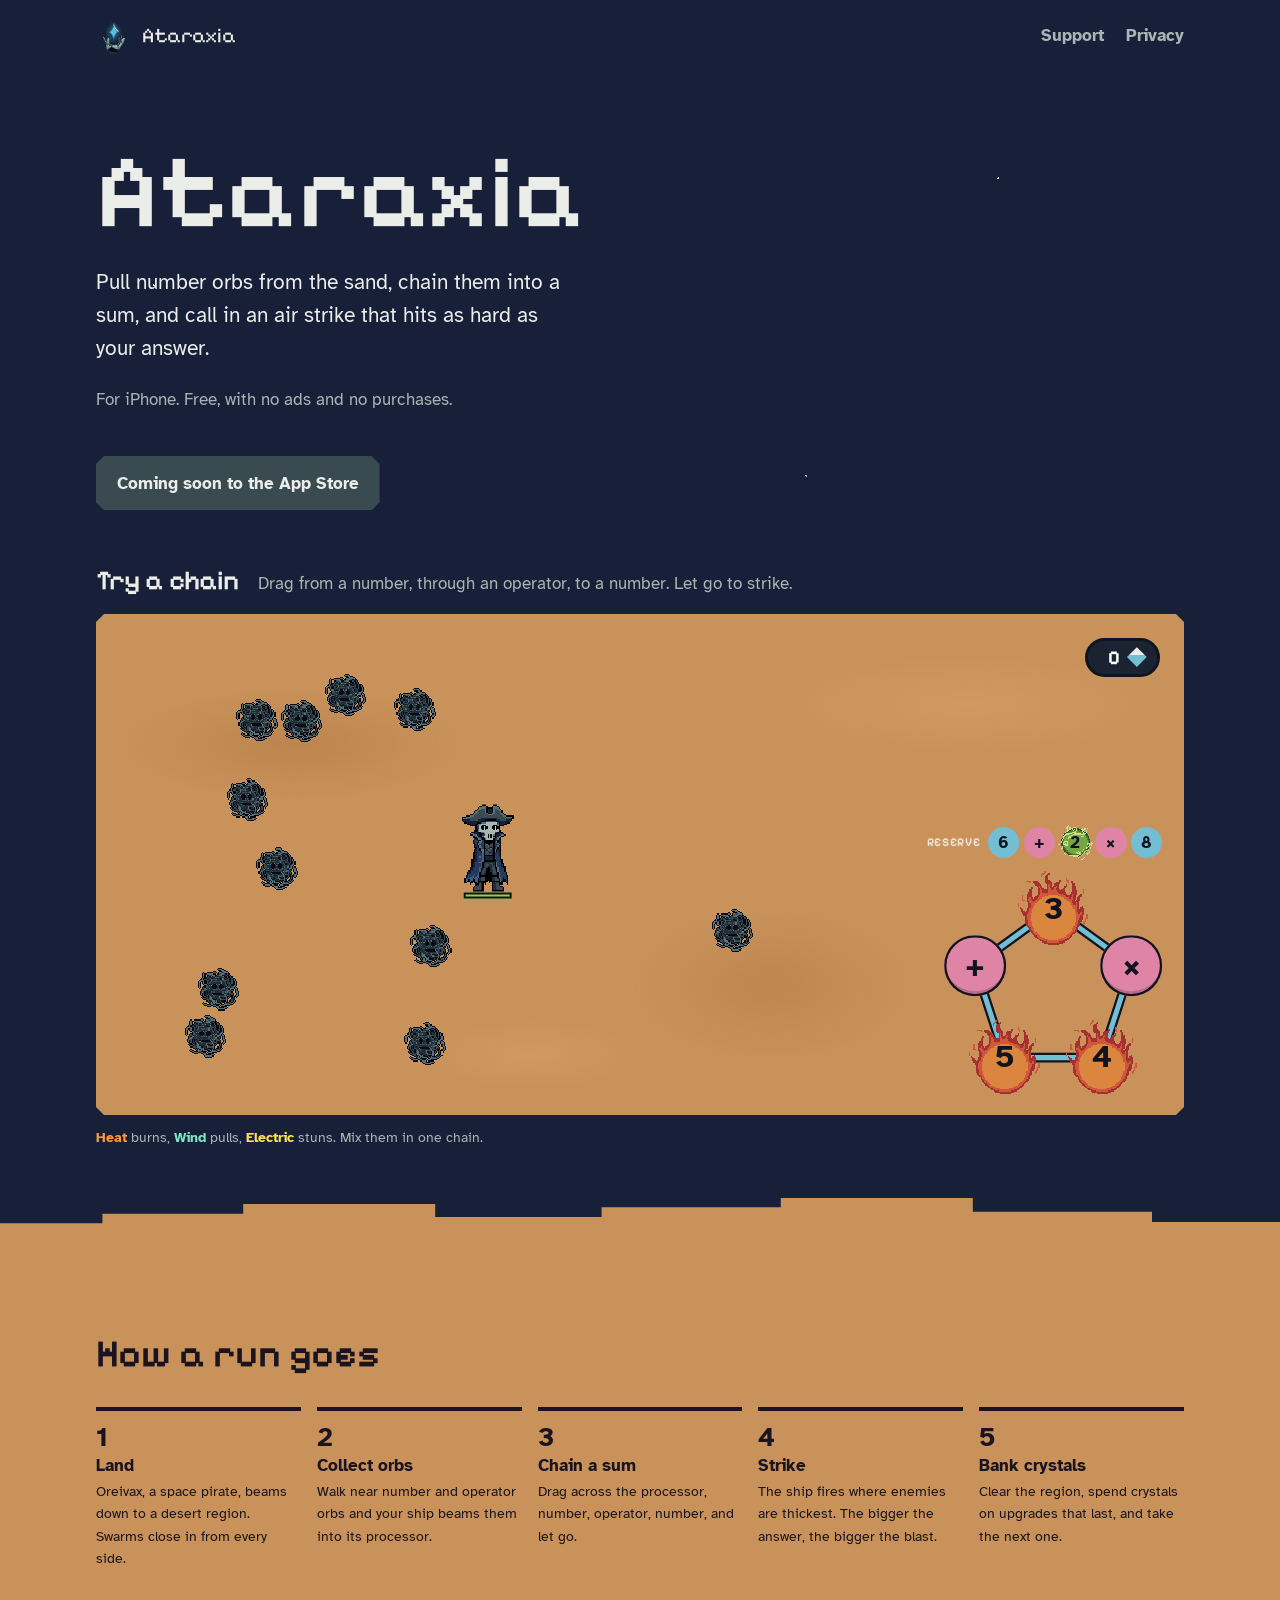
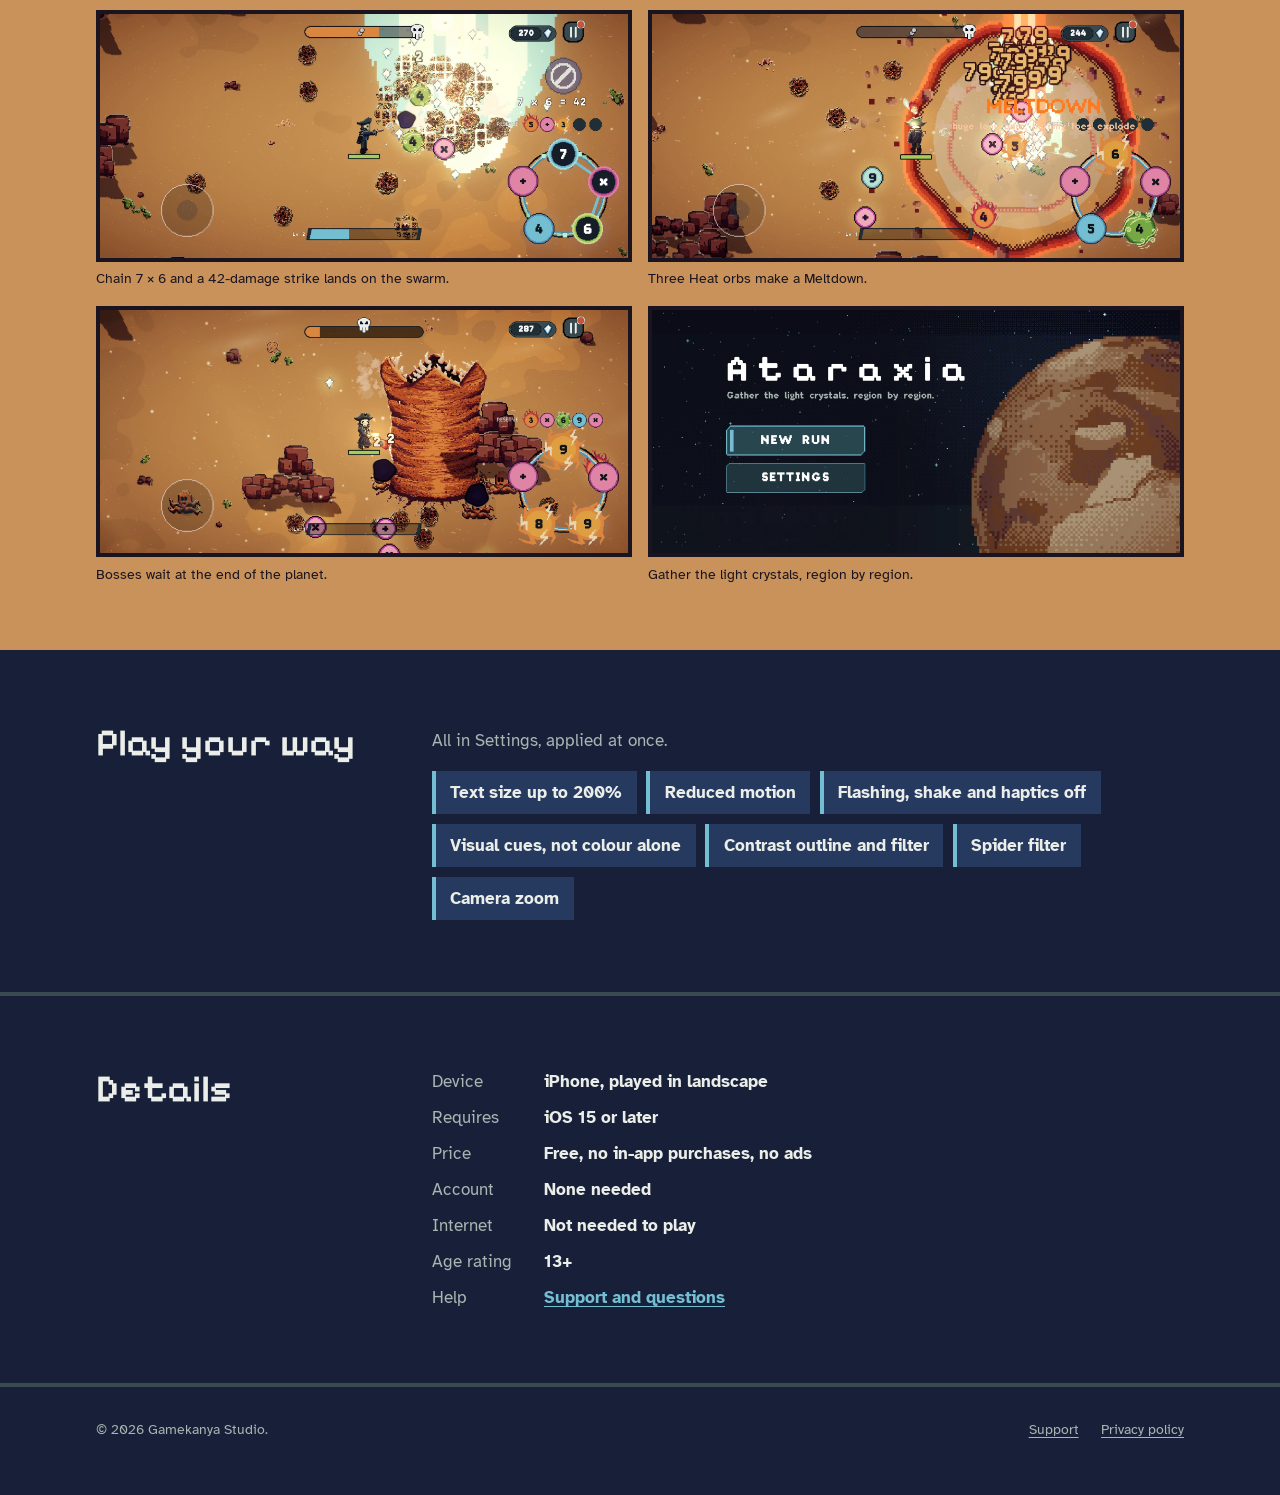
<file: index.html>
<!doctype html>
<html lang="en">
<head>
  <meta charset="utf-8">
  <meta name="viewport" content="width=device-width, initial-scale=1">
  <title>Ataraxia: chain orbs, call air strikes</title>
  <meta name="description" content="Ataraxia is a top-down action game for iPhone. Pull number orbs from the sand, chain them into a sum and call in an air strike that hits as hard as your answer.">
  <meta property="og:title" content="Ataraxia">
  <meta property="og:description" content="Chain orbs. Call air strikes. A pixel-art action game for iPhone.">
  <meta property="og:image" content="assets/img/icon-512.png">
  <meta name="theme-color" content="#172038">
  <link rel="icon" type="image/png" href="assets/img/favicon-64.png">
  <link rel="apple-touch-icon" href="assets/img/apple-touch-icon.png">
  <link rel="stylesheet" href="assets/site.css?v=3">
</head>
<body>
  <a class="skip" href="#main">Skip to content</a>

  <header class="wrap bar">
    <a class="home" href="./"><img src="assets/img/favicon-64.png" alt="" width="36" height="36">Ataraxia</a>
      <nav aria-label="Site">
        <a href="support.html">Support</a>
        <a href="privacy.html">Privacy</a>
      </nav>
    </header>

  <main id="main">
    <div class="sky">
      <img class="ship pixel" src="assets/img/ship.png" alt="" width="223" height="69">
      <section class="wrap hero" aria-labelledby="title">
        <div>
          <h1 id="title">Ataraxia</h1>
          <p class="lede">Pull number orbs from the sand, chain them into a sum, and call in an air strike that hits as hard as your answer.</p>
          <p class="facts-line">For iPhone. Free, with no ads and no purchases.</p>
          <!-- When the app is live: replace this span with
               <a class="store notched" href="[App Store link]">Download on the App Store</a> -->
          <span class="store notched" aria-disabled="true">Coming soon to the App Store</span>
        </div>
      </section>

      <section class="wrap demo" aria-labelledby="try">
        <div class="demo-head">
          <h2 id="try">Try a chain</h2>
          <p>Drag from a number, through an operator, to a number. Let go to strike.</p>
        </div>
        <div class="arena notched" id="arena">
          <div class="foes" aria-hidden="true"><div class="oreivax"></div></div>
          <div class="fx" aria-hidden="true"><svg class="fx-svg"></svg></div>
          <p class="crystals" aria-hidden="true"><b>0</b></p>
          <div class="readout">
            <p class="eq" aria-hidden="true"></p>
            <p class="mix" aria-hidden="true"></p>
            <button class="fire" type="button" hidden>Strike</button>
          </div>
          <div class="reserve"><span class="reserve-label" aria-hidden="true">Reserve</span><span class="reserve-orbs" role="img"></span></div>
          <div class="proc" role="group" aria-label="Processor">
            <svg viewBox="0 0 100 100" aria-hidden="true"></svg>
            <button class="slot" type="button" data-i="0"></button>
            <button class="slot" type="button" data-i="1"></button>
            <button class="slot" type="button" data-i="2"></button>
            <button class="slot" type="button" data-i="3"></button>
            <button class="slot" type="button" data-i="4"></button>
          </div>
        </div>
        <p class="legend"><span class="heat">Heat</span> burns, <span class="wind">Wind</span> pulls, <span class="electric">Electric</span> stuns. Mix them in one chain.</p>
        <p class="visually-hidden" id="announce" aria-live="polite"></p>
      </section>
      <div class="ground" aria-hidden="true"></div>
    </div>

      <section class="field" aria-labelledby="how">
        <div class="wrap">
          <h2 id="how">How a run goes</h2>
          <ol class="run">
            <li><h3>Land</h3><p>Oreivax, a space pirate, beams down to a desert region. Swarms close in from every side.</p></li>
            <li><h3>Collect orbs</h3><p>Walk near number and operator orbs and your ship beams them into its processor.</p></li>
            <li><h3>Chain a sum</h3><p>Drag across the processor, number, operator, number, and let go.</p></li>
            <li><h3>Strike</h3><p>The ship fires where enemies are thickest. The bigger the answer, the bigger the blast.</p></li>
            <li><h3>Bank crystals</h3><p>Clear the region, spend crystals on upgrades that last, and take the next one.</p></li>
          </ol>

          <div class="shots">
            <figure><img src="assets/img/shot-chain.webp" alt="Oreivax faces a swarm in the desert while the processor shows the chain 7 times 6 equals 42." width="2000" height="921" loading="lazy"><figcaption>Chain 7 × 6 and a 42-damage strike lands on the swarm.</figcaption></figure>
            <figure><img src="assets/img/shot-meltdown.webp" alt="Three Heat orbs make a Meltdown: a ring of fire with 79 damage numbers stacked over the enemies." width="2000" height="921" loading="lazy"><figcaption>Three Heat orbs make a Meltdown.</figcaption></figure>
            <figure><img src="assets/img/shot-boss.webp" alt="A giant sand worm boss rises from the dunes beside Oreivax." width="2000" height="921" loading="lazy"><figcaption>Bosses wait at the end of the planet.</figcaption></figure>
            <figure><img src="assets/img/shot-title.webp" alt="The Ataraxia title screen: a pixel planet, New Run and Settings buttons." width="2000" height="921" loading="lazy"><figcaption>Gather the light crystals, region by region.</figcaption></figure>
          </div>
        </div>
      </section>

      <section class="band" aria-labelledby="ways">
        <div class="wrap split">
          <div>
            <h2 id="ways">Play your way</h2>
          </div>
          <div>
            <p class="ways-note">All in Settings, applied at once.</p>
            <ul class="chips">
              <li>Text size up to 200%</li>
              <li>Reduced motion</li>
              <li>Flashing, shake and haptics off</li>
              <li>Visual cues, not colour alone</li>
              <li>Contrast outline and filter</li>
              <li>Spider filter</li>
              <li>Camera zoom</li>
            </ul>
          </div>
        </div>
      </section>

      <section class="band" aria-labelledby="details">
        <div class="wrap split">
          <div>
            <h2 id="details">Details</h2>
          </div>
          <dl class="facts">
            <dt>Device</dt><dd>iPhone, played in landscape</dd>
            <dt>Requires</dt><dd>iOS 15 or later</dd>
            <dt>Price</dt><dd>Free, no in-app purchases, no ads</dd>
            <dt>Account</dt><dd>None needed</dd>
            <dt>Internet</dt><dd>Not needed to play</dd>
            <dt>Age rating</dt><dd>13+</dd>
            <dt>Help</dt><dd><a href="support.html">Support and questions</a></dd>
          </dl>
        </div>
      </section>
  </main>

  <footer class="foot">
    <div class="wrap">
      <p>© 2026 Gamekanya Studio.</p>
      <nav aria-label="Footer">
        <a href="support.html">Support</a>
        <a href="privacy.html">Privacy policy</a>
      </nav>
    </div>
  </footer>

  <script src="assets/chain.js?v=3" defer></script>
</body>
</html>
</file>
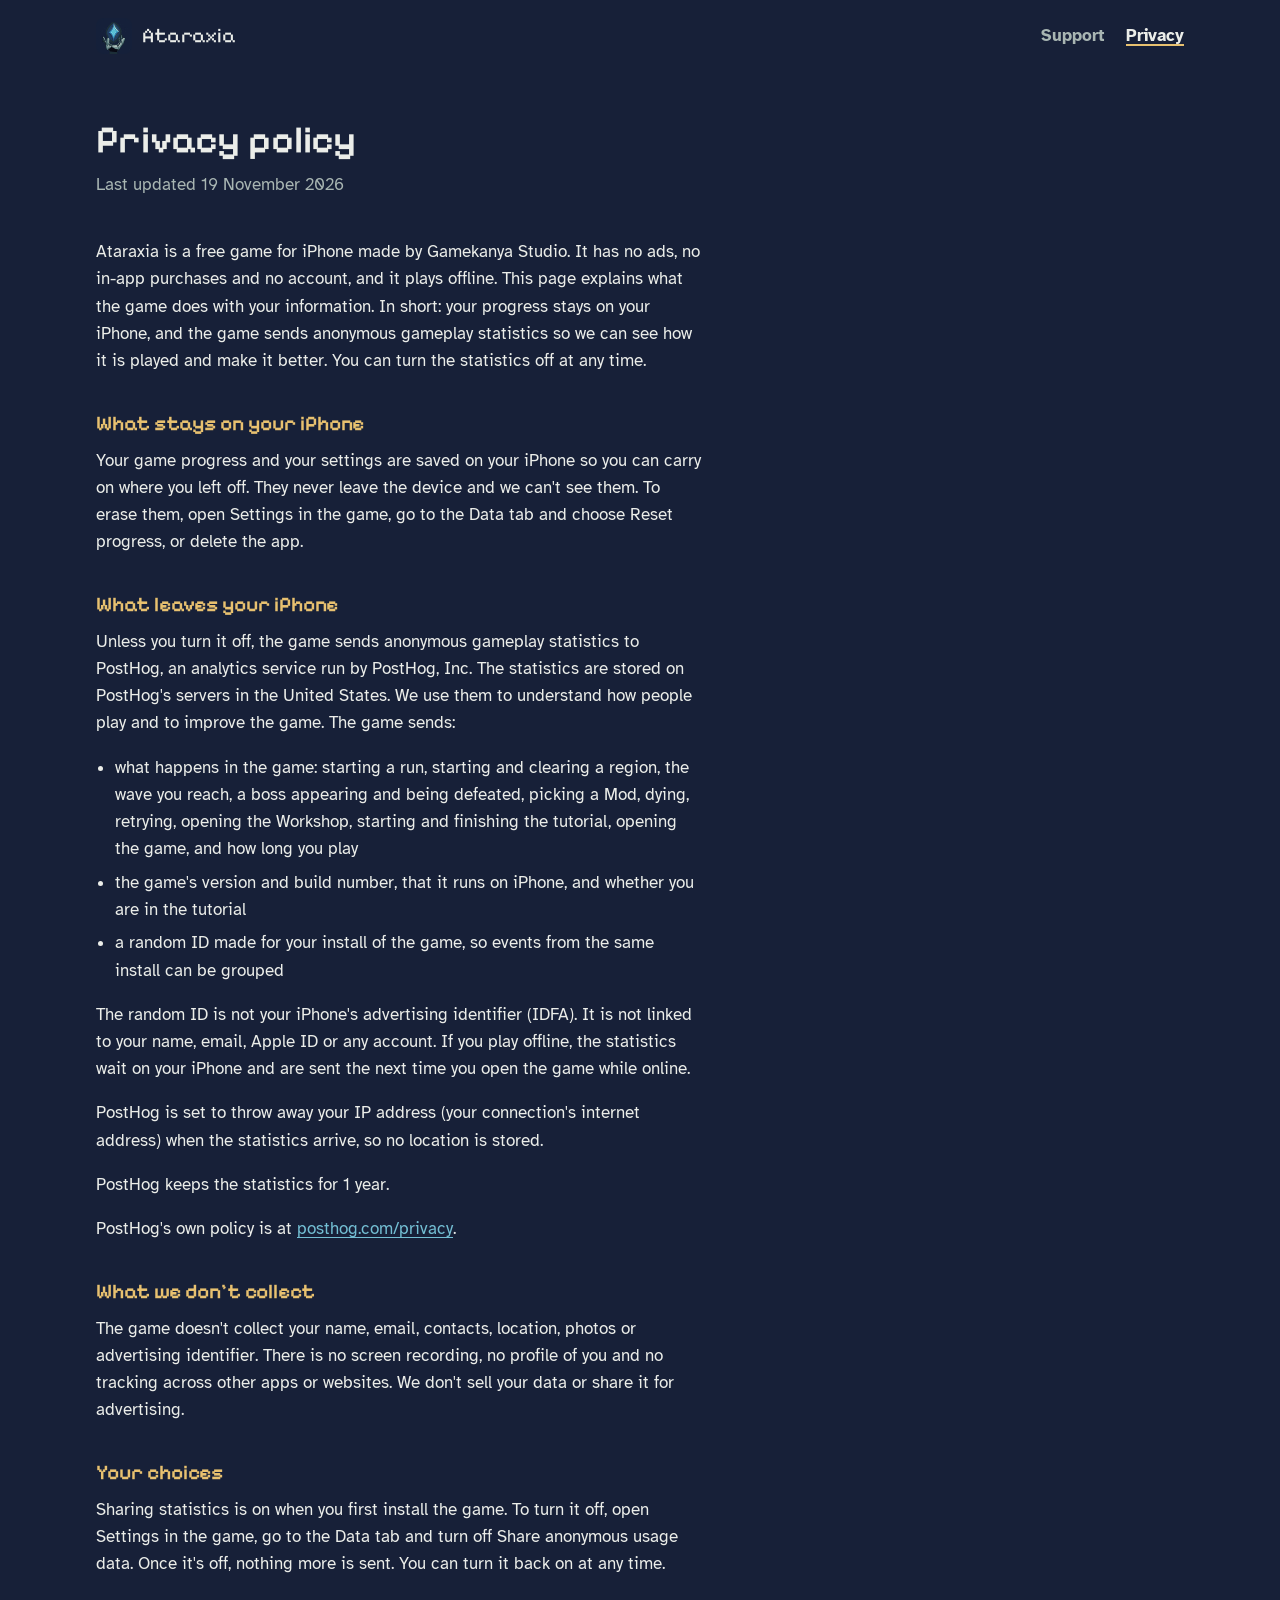
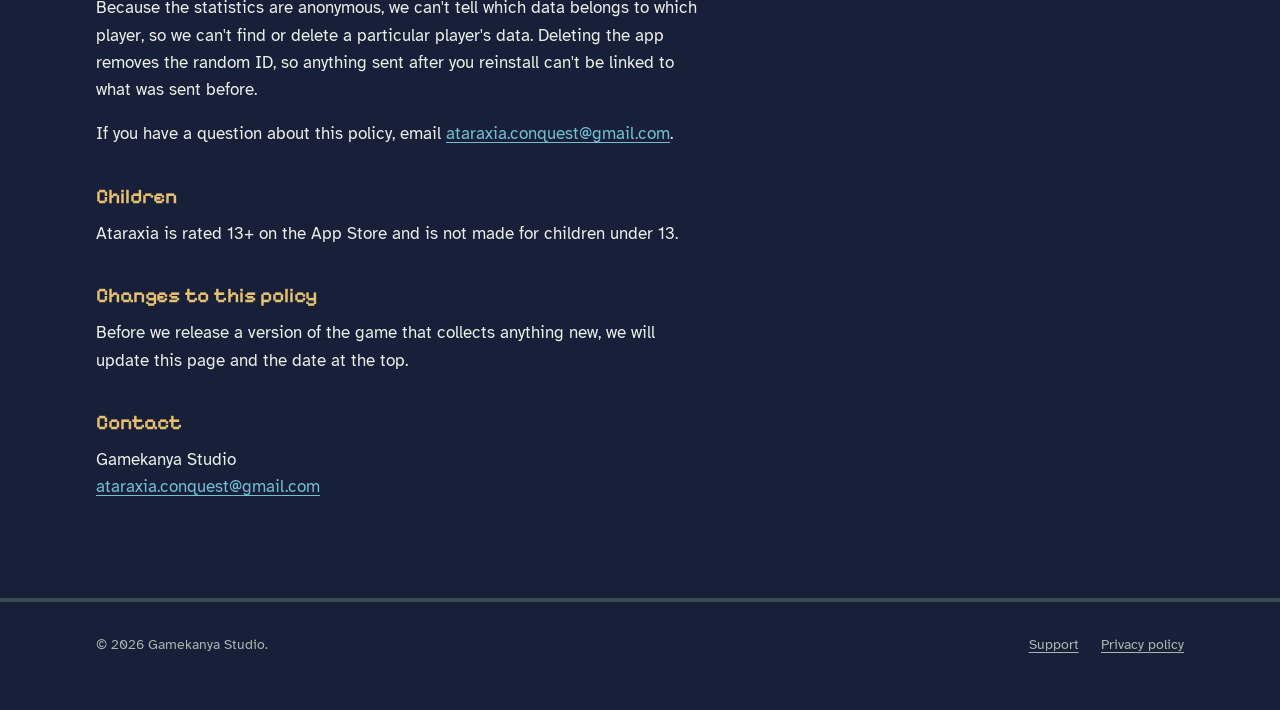
<file: privacy.html>
<!doctype html>
<html lang="en">
<head>
  <meta charset="utf-8">
  <meta name="viewport" content="width=device-width, initial-scale=1">
  <title>Privacy policy · Ataraxia</title>
  <meta name="description" content="What the Ataraxia iPhone game does with your information.">
  <meta name="theme-color" content="#172038">
  <link rel="icon" type="image/png" href="assets/img/favicon-64.png">
  <link rel="apple-touch-icon" href="assets/img/apple-touch-icon.png">
  <link rel="stylesheet" href="assets/site.css">
</head>
<body>
  <a class="skip" href="#main">Skip to content</a>
  <header class="wrap bar">
    <a class="home" href="./"><img src="assets/img/favicon-64.png" alt="" width="36" height="36">Ataraxia</a>
    <nav aria-label="Site">
      <a href="support.html">Support</a>
      <a href="privacy.html" aria-current="page">Privacy</a>
    </nav>
  </header>

  <main id="main" class="wrap page">
    <header>
      <h1>Privacy policy</h1>
      <p class="updated">Last updated 19 November 2026</p>
    </header>

    <div class="prose">
      <p>Ataraxia is a free game for iPhone made by Gamekanya Studio. It has no ads, no in-app purchases and no account, and it plays offline. This page explains what the game does with your information. In short: your progress stays on your iPhone, and the game sends anonymous gameplay statistics so we can see how it is played and make it better. You can turn the statistics off at any time.</p>

      <h2>What stays on your iPhone</h2>
      <p>Your game progress and your settings are saved on your iPhone so you can carry on where you left off. They never leave the device and we can't see them. To erase them, open Settings in the game, go to the Data tab and choose Reset progress, or delete the app.</p>

      <h2>What leaves your iPhone</h2>
      <p>Unless you turn it off, the game sends anonymous gameplay statistics to PostHog, an analytics service run by PostHog, Inc. The statistics are stored on PostHog's servers in the United States. We use them to understand how people play and to improve the game. The game sends:</p>
      <ul>
        <li>what happens in the game: starting a run, starting and clearing a region, the wave you reach, a boss appearing and being defeated, picking a Mod, dying, retrying, opening the Workshop, starting and finishing the tutorial, opening the game, and how long you play</li>
        <li>the game's version and build number, that it runs on iPhone, and whether you are in the tutorial</li>
        <li>a random ID made for your install of the game, so events from the same install can be grouped</li>
      </ul>
      <p>The random ID is not your iPhone's advertising identifier (IDFA). It is not linked to your name, email, Apple ID or any account. If you play offline, the statistics wait on your iPhone and are sent the next time you open the game while online.</p>
      <!-- REMINDER: before release, confirm that "Discard client IP data" is ON and GeoIP is OFF in the PostHog project settings. The next sentence is only true once both are set. -->
      <p>PostHog is set to throw away your IP address (your connection's internet address) when the statistics arrive, so no location is stored.</p>
      <p>PostHog keeps the statistics for 1 year.</p>
      <p>PostHog's own policy is at <a href="https://posthog.com/privacy">posthog.com/privacy</a>.</p>

      <h2>What we don't collect</h2>
      <p>The game doesn't collect your name, email, contacts, location, photos or advertising identifier. There is no screen recording, no profile of you and no tracking across other apps or websites. We don't sell your data or share it for advertising.</p>

      <h2>Your choices</h2>
      <p>Sharing statistics is on when you first install the game. To turn it off, open Settings in the game, go to the Data tab and turn off Share anonymous usage data. Once it's off, nothing more is sent. You can turn it back on at any time.</p>
      <p>Because the statistics are anonymous, we can't tell which data belongs to which player, so we can't find or delete a particular player's data. Deleting the app removes the random ID, so anything sent after you reinstall can't be linked to what was sent before.</p>
      <p>If you have a question about this policy, email <a href="mailto:ataraxia.conquest@gmail.com">ataraxia.conquest@gmail.com</a>.</p>

      <h2>Children</h2>
      <p>Ataraxia is rated 13+ on the App Store and is not made for children under 13.</p>

      <h2>Changes to this policy</h2>
      <p>Before we release a version of the game that collects anything new, we will update this page and the date at the top.</p>

      <h2>Contact</h2>
      <p>Gamekanya Studio<br><a href="mailto:ataraxia.conquest@gmail.com">ataraxia.conquest@gmail.com</a></p>
    </div>
  </main>

  <footer class="foot">
    <div class="wrap">
      <p>© 2026 Gamekanya Studio.</p>
      <nav aria-label="Footer">
        <a href="support.html">Support</a>
        <a href="privacy.html">Privacy policy</a>
      </nav>
    </div>
  </footer>
</body>
</html>
</file>
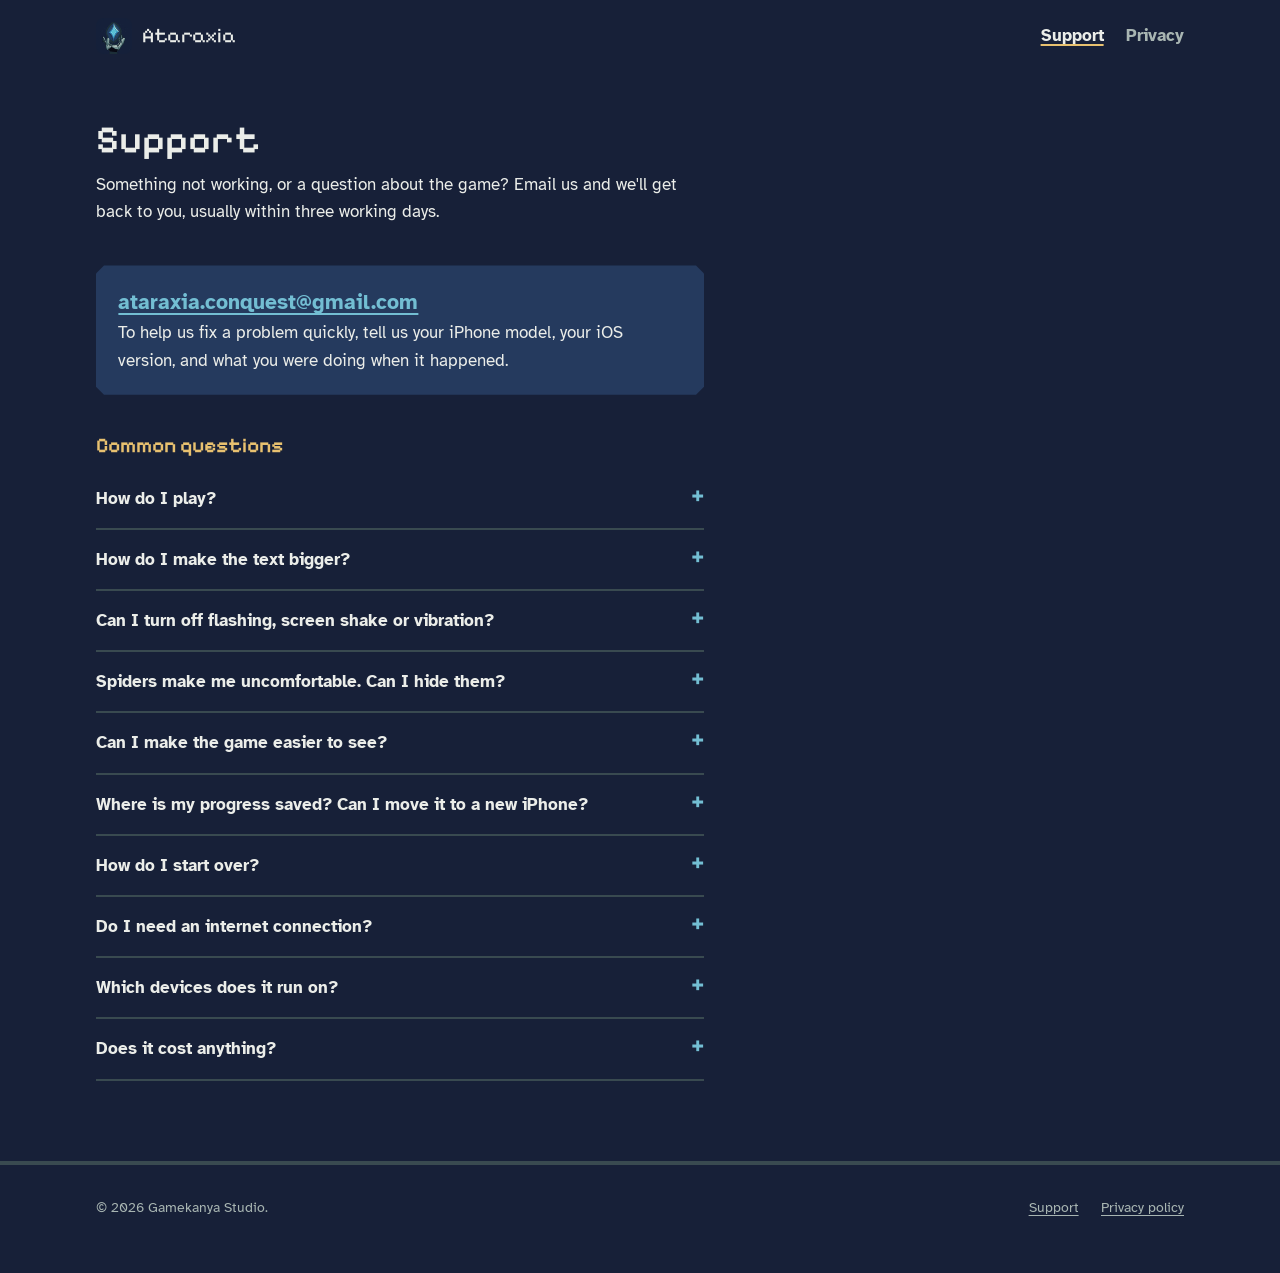
<file: support.html>
<!doctype html>
<html lang="en">
<head>
  <meta charset="utf-8">
  <meta name="viewport" content="width=device-width, initial-scale=1">
  <title>Support · Ataraxia</title>
  <meta name="description" content="Help with the Ataraxia iPhone game: contact, settings, progress and common questions.">
  <meta name="theme-color" content="#172038">
  <link rel="icon" type="image/png" href="assets/img/favicon-64.png">
  <link rel="apple-touch-icon" href="assets/img/apple-touch-icon.png">
  <link rel="stylesheet" href="assets/site.css">
</head>
<body>
  <a class="skip" href="#main">Skip to content</a>
  <header class="wrap bar">
    <a class="home" href="./"><img src="assets/img/favicon-64.png" alt="" width="36" height="36">Ataraxia</a>
    <nav aria-label="Site">
      <a href="support.html" aria-current="page">Support</a>
      <a href="privacy.html">Privacy</a>
    </nav>
  </header>

  <main id="main" class="wrap page">
    <header>
      <h1>Support</h1>
      <p>Something not working, or a question about the game? Email us and we'll get back to you, usually within three working days.</p>
    </header>

    <div class="contact notched">
      <p><a href="mailto:ataraxia.conquest@gmail.com?subject=Ataraxia%20support">ataraxia.conquest@gmail.com</a></p>
      <p>To help us fix a problem quickly, tell us your iPhone model, your iOS version, and what you were doing when it happened.</p>
    </div>

    <div class="prose">
      <h2>Common questions</h2>
    </div>

    <details>
      <summary>How do I play?</summary>
      <div>
        <p>Drag on the left side of the screen to move. Your character aims and fires on their own. Walk near the glowing number and operator orbs and your ship beams them into the processor at the bottom right. Drag across the processor, number, operator, number, and let go to call in an air strike. The bigger the answer, the bigger the blast. How to play in the pause menu shows this again.</p>
      </div>
    </details>

    <details>
      <summary>How do I make the text bigger?</summary>
      <div>
        <p>The game follows your iPhone's text size (Settings &gt; Display &amp; Brightness &gt; Text Size on your iPhone), up to 200%. To set a size just for the game, open Settings in the game, choose the Access tab and move the Text size slider. The Reset button next to it goes back to your iPhone's size.</p>
      </div>
    </details>

    <details>
      <summary>Can I turn off flashing, screen shake or vibration?</summary>
      <div>
        <p>Yes, each one on its own. Flashing effects and Damage numbers are on the Display tab, Screen shake and Haptics on the Feedback tab. Reduced motion, on the Access tab, also stops camera zooms, camera shake, shockwaves and blowing sand, and calms particles; the game plays the same. It turns on by itself when Reduce Motion is on in your iPhone's accessibility settings.</p>
      </div>
    </details>

    <details>
      <summary>Spiders make me uncomfortable. Can I hide them?</summary>
      <div>
        <p>Turn on Spider filter on the Access tab. The spider boss and small spiders are drawn as plain round shapes, including when the boss is defeated. They move and attack the same way.</p>
      </div>
    </details>

    <details>
      <summary>Can I make the game easier to see?</summary>
      <div>
        <p>Turn on High contrast on the Access tab. It outlines characters, makes rocks and walls stand out from the ground and dims background art in menus. It turns on by itself when Increase Contrast is on in your iPhone's accessibility settings. Visual cues, on the same tab, adds numbers and icons to the health and XP bars and on/off marks to switches.</p>
      </div>
    </details>

    <details>
      <summary>Where is my progress saved? Can I move it to a new iPhone?</summary>
      <div>
        <p>Progress is saved on your iPhone only. There is no account or cloud save, so it can't be moved to another device, and deleting the app deletes it.</p>
      </div>
    </details>

    <details>
      <summary>How do I start over?</summary>
      <div>
        <p>Open Settings, choose the Data tab and tap Reset progress. This erases your upgrades and crystals and can't be undone. Your settings stay.</p>
      </div>
    </details>

    <details>
      <summary>Do I need an internet connection?</summary>
      <div>
        <p>No. The game plays fully offline. When you are online it sends anonymous gameplay statistics, unless you turn them off in Settings &gt; Data, as described in the <a href="privacy.html">privacy policy</a>.</p>
      </div>
    </details>

    <details>
      <summary>Which devices does it run on?</summary>
      <div>
        <p>iPhone with iOS 15 or later. The game is played in landscape.</p>
      </div>
    </details>

    <details>
      <summary>Does it cost anything?</summary>
      <div>
        <p>No. Ataraxia is free, with no in-app purchases and no ads.</p>
      </div>
    </details>
  </main>

  <footer class="foot">
    <div class="wrap">
      <p>© 2026 Gamekanya Studio.</p>
      <nav aria-label="Footer">
        <a href="support.html">Support</a>
        <a href="privacy.html">Privacy policy</a>
      </nav>
    </div>
  </footer>
</body>
</html>
</file>
<file: assets/site.css>
/* Ataraxia website. Colours are the game's Apollo palette; Pixelify Sans is the game's title font. */

@font-face {
  font-family: "Pixelify Sans";
  src: url("fonts/PixelifySans.woff2") format("woff2");
  font-weight: 400 700;
  font-display: swap;
}
@font-face {
  font-family: "Atkinson Hyperlegible";
  src: url("fonts/atkinson-hyperlegible-latin-400-normal.woff2") format("woff2");
  font-weight: 400;
  font-display: swap;
}
@font-face {
  font-family: "Atkinson Hyperlegible";
  src: url("fonts/atkinson-hyperlegible-latin-400-italic.woff2") format("woff2");
  font-weight: 400;
  font-style: italic;
  font-display: swap;
}
@font-face {
  font-family: "Atkinson Hyperlegible";
  src: url("fonts/atkinson-hyperlegible-latin-700-normal.woff2") format("woff2");
  font-weight: 700;
  font-display: swap;
}

:root {
  --night: #172038;   /* sky and page */
  --deep: #253a5e;    /* panels */
  --slate: #394a50;   /* quiet panels, rules */
  --sand: #c8925a;    /* arena ground */
  --sand-dark: #ae7541;
  --crystal: #73bed3; /* number orbs, links */
  --operator: #df84a5;/* operator orbs */
  --gold: #e8c170;    /* results, strike */
  --text: #ebede9;
  --muted: #a8b5b2;

  --display: "Pixelify Sans", ui-monospace, monospace;
  --body: "Atkinson Hyperlegible", system-ui, -apple-system, sans-serif;

  --measure: 38rem;
  --step--1: 0.875rem;
  --step-0: 1.0625rem;
  --step-1: 1.3rem;
  --step-2: 1.7rem;
  --step-3: 2.4rem;
  --step-4: clamp(3.2rem, 9vw, 6.5rem);
  --notch: 8px;
}

*, *::before, *::after { box-sizing: border-box; }

html { background: var(--night); color: var(--text); }

body {
  margin: 0;
  font-family: var(--body);
  font-size: var(--step-0);
  line-height: 1.6;
  -webkit-text-size-adjust: 100%;
}

img.pixel { image-rendering: pixelated; }

a { color: var(--crystal); text-underline-offset: 0.18em; }
a:hover { color: var(--text); }

:focus-visible {
  outline: 3px solid var(--gold);
  outline-offset: 3px;
}

.skip {
  position: absolute;
  left: 1rem;
  top: -4rem;
  background: var(--gold);
  color: var(--night);
  padding: 0.5rem 0.9rem;
  font-weight: 700;
  z-index: 10;
}
.skip:focus { top: 1rem; }

h1, h2, h3 {
  font-family: var(--display);
  font-weight: 600;
  line-height: 1.1;
  margin: 0;
}
h2 { font-size: var(--step-3); }
h3 { font-size: var(--step-1); }

p { margin: 0 0 1em; }

.wrap {
  width: min(100% - 2.5rem, 68rem);
  margin-inline: auto;
}

/* Notched pixel corners, the same cut the game's UI frames use */
.notched {
  clip-path: polygon(
    var(--notch) 0, calc(100% - var(--notch)) 0, 100% var(--notch),
    100% calc(100% - var(--notch)), calc(100% - var(--notch)) 100%,
    var(--notch) 100%, 0 calc(100% - var(--notch)), 0 var(--notch));
}

/* ---------- Top bar ---------- */

.bar {
  display: flex;
  align-items: center;
  justify-content: space-between;
  gap: 1rem;
  padding-block: 1.1rem;
}
.bar .home {
  display: inline-flex;
  align-items: center;
  gap: 0.6rem;
  font-family: var(--display);
  font-size: var(--step-1);
  color: var(--text);
  text-decoration: none;
}
.bar .home img { width: 36px; height: 36px; border-radius: 8px; }
.bar nav { display: flex; gap: 1.4rem; }
.bar nav a { color: var(--muted); text-decoration: none; font-weight: 700; }
.bar nav a:hover, .bar nav a[aria-current="page"] { color: var(--text); }
.bar nav a[aria-current="page"] { text-decoration: underline; text-decoration-color: var(--gold); text-decoration-thickness: 2px; }

/* ---------- Landing: sky over sand ---------- */

.sky {
  position: relative;
  overflow: hidden;
  background:
    radial-gradient(2px 2px at 12% 18%, var(--text) 50%, transparent 51%),
    radial-gradient(2px 2px at 27% 52%, var(--muted) 50%, transparent 51%),
    radial-gradient(2px 2px at 41% 12%, var(--text) 50%, transparent 51%),
    radial-gradient(2px 2px at 63% 34%, var(--muted) 50%, transparent 51%),
    radial-gradient(2px 2px at 78% 9%, var(--text) 50%, transparent 51%),
    radial-gradient(2px 2px at 88% 46%, var(--muted) 50%, transparent 51%),
    radial-gradient(2px 2px at 54% 61%, var(--text) 50%, transparent 51%),
    var(--night);
}

.hero {
  position: relative;
  z-index: 1;
  display: grid;
  padding-block: 4rem 0;
}

.hero h1 {
  font-size: var(--step-4);
  letter-spacing: 0.01em;
}
.hero .lede {
  font-size: var(--step-1);
  max-width: 30rem;
  margin-top: 1rem;
  color: var(--text);
}
.hero .facts-line { color: var(--muted); margin-top: 0.5rem; }

.store {
  display: inline-block;
  margin-top: 1.6rem;
  padding: 0.85rem 1.3rem;
  background: var(--gold);
  color: var(--night);
  font-weight: 700;
  text-decoration: none;
}
.store[aria-disabled="true"] { background: var(--slate); color: var(--text); cursor: default; }

.ship {
  position: absolute;
  top: 0.5rem;
  right: -240px;
  width: 223px;
  animation: cross 26s linear 0.6s 1 forwards;
}
@keyframes cross {
  to { transform: translateX(calc(-100vw - 260px)); }
}

/* The dune: a stepped pixel edge between sky and ground */
.ground {
  height: 64px;
  margin-top: 3rem;
  margin-bottom: -1px;   /* no hairline seam against the sand section below */
  background: var(--sand);
  clip-path: polygon(0 40%, 8% 40%, 8% 25%, 19% 25%, 19% 10%, 34% 10%, 34% 30%, 47% 30%, 47% 15%, 61% 15%, 61% 0, 76% 0, 76% 22%, 90% 22%, 90% 38%, 100% 38%, 100% 100%, 0 100%);
}

/* ---------- Try a chain: the arena and processor, as in the game ---------- */

.demo { position: relative; z-index: 1; padding-top: 3.5rem; }
.demo-head { display: flex; flex-wrap: wrap; align-items: baseline; gap: 0.4rem 1.2rem; margin-bottom: 1rem; }
.demo-head h2 { font-size: var(--step-2); }
.demo-head p { margin: 0; color: var(--muted); }

.arena {
  --pw: clamp(150px, 21cqw, 250px);   /* processor width */
  --e: 40px;                          /* sprite size, set by chain.js */
  position: relative;
  container-type: inline-size;
  aspect-ratio: 2000 / 921;
  overflow: hidden;
  background:
    radial-gradient(ellipse 22% 16% at 18% 26%, rgba(174, 117, 65, 0.45), transparent 70%),
    radial-gradient(ellipse 18% 22% at 62% 74%, rgba(174, 117, 65, 0.4), transparent 70%),
    radial-gradient(ellipse 26% 14% at 80% 18%, rgba(222, 170, 110, 0.35), transparent 70%),
    radial-gradient(ellipse 14% 10% at 40% 88%, rgba(222, 170, 110, 0.35), transparent 70%),
    #c8925a;
  -webkit-user-select: none;
  user-select: none;
  -webkit-touch-callout: none;
}
.arena p { margin: 0; }

.foes, .fx { position: absolute; inset: 0; pointer-events: none; }
.fx { z-index: 2000; }
.fx-svg { position: absolute; inset: 0; width: 100%; height: 100%; overflow: visible; }
.fx-svg polyline {
  fill: none;
  stroke: #ffe14d;
  stroke-width: 3;
  stroke-linejoin: bevel;
  filter: drop-shadow(0 0 4px #ffe14d);
  animation: fade 0.45s ease-out forwards;
}

/* Sprites: the game's own sheets, stepped frame by frame */
.foe, .oreivax {
  position: absolute;
  left: 0;
  top: 0;
  image-rendering: pixelated;
  background-repeat: no-repeat;
}
.foe {
  width: var(--e);
  height: var(--e);
  margin: calc(var(--e) / -2) 0 0 calc(var(--e) / -2);
  background-image: url("img/sprites/tumbleweed.png");
  background-size: calc(var(--e) * 8) var(--e);
  animation: roll 0.8s steps(8) infinite;
  will-change: transform;
}
.foe.hit { animation: roll 0.8s steps(8) infinite, flash 0.18s steps(1); }
.foe.burning { filter: drop-shadow(0 0 3px #ff7a1a) drop-shadow(0 0 1px #ffb15c) sepia(0.6); }
.foe.slowed { filter: drop-shadow(0 0 3px #7fe3c4); }
.foe.stunned { animation-play-state: paused; filter: drop-shadow(0 0 4px #ffe14d) brightness(1.5) sepia(1) saturate(3); }
.foe.dead { animation: die 0.35s ease-in forwards; }
@keyframes roll { to { background-position-x: calc(var(--e) * -8); } }
@keyframes flash { 0% { filter: brightness(3); } }
@keyframes die { to { opacity: 0; scale: 0.3; } }

.oreivax {
  width: calc(var(--e) * 1.6);
  height: calc(var(--e) * 1.6);
  margin: calc(var(--e) * -1.1) 0 0 calc(var(--e) * -0.8);
  background-image: url("img/sprites/oreivax-idle.png");
  background-size: calc(var(--e) * 1.6 * 6) calc(var(--e) * 1.6);
  animation: idle 0.9s steps(6) infinite;
}
.oreivax::after {   /* the green health bar under him, as in the game */
  content: "";
  position: absolute;
  left: 22%;
  right: 22%;
  bottom: -8%;
  height: 7%;
  background: #8fd14f;
  border: 2px solid #10141f;
}
@keyframes idle { to { background-position-x: calc(var(--e) * -1.6 * 6); } }

.crystals {
  position: absolute;
  top: 2.2cqw;
  right: 2.2cqw;
  z-index: 2001;
  display: flex;
  align-items: center;
  gap: 0.5em;
  padding: 0.25em 0.7em 0.25em 1em;
  background: #1b2333;
  border: 3px solid #10141f;
  border-radius: 999px;
  font: 700 clamp(15px, 1.8cqw, 24px) var(--display);
  color: #fff;
}
.crystals::after {
  content: "";
  width: 0.7em;
  height: 0.7em;
  background: linear-gradient(135deg, #ebede9 40%, #73bed3 41%);
  transform: rotate(45deg);
}

/* Damage numbers and mix names */
.pop {
  position: absolute;
  transform: translate(-50%, -50%);
  font: 700 clamp(15px, 2.1cqw, 28px) var(--display);
  color: #f6e7c1;
  text-shadow: 2px 0 #10141f, -2px 0 #10141f, 0 2px #10141f, 0 -2px #10141f, 2px 2px #10141f;
  white-space: nowrap;
  animation: rise 0.8s ease-out forwards;
}
.pop.burn { color: #ff9a3d; font-size: clamp(12px, 1.5cqw, 20px); }
.pop.zap { color: #ffe14d; font-size: clamp(12px, 1.5cqw, 20px); }
.pop.mixname { font-size: clamp(18px, 3cqw, 40px); text-transform: uppercase; letter-spacing: 0.04em; color: #73bed3; animation-duration: 1.3s; }
.pop.c-ff7a1a { color: #ff7a1a; }
.pop.c-7fe3c4 { color: #7fe3c4; }
.pop.c-ffe14d { color: #ffe14d; }
@keyframes rise {
  0% { opacity: 0; transform: translate(-50%, -20%) scale(0.7); }
  15% { opacity: 1; transform: translate(-50%, -60%) scale(1.1); }
  100% { opacity: 0; transform: translate(-50%, -180%) scale(1); }
}

/* Strike: the beam sheet, its ring, fire zones */
.beam {
  position: absolute;
  width: var(--bw);
  height: calc(var(--bw) * 2);
  background: url("img/sprites/raybeam.png") 0 0 / calc(var(--bw) * 14) 100% no-repeat;
  image-rendering: pixelated;
  animation: beam 0.62s steps(14) forwards;
}
.beam.ult { animation-duration: 0.8s; }
.beam.tint-ff7a1a { filter: hue-rotate(200deg) saturate(3.2) brightness(1.05); }
.beam.tint-7fe3c4 { filter: hue-rotate(-28deg) saturate(1.4) brightness(1.1); }
.beam.tint-ffe14d { filter: hue-rotate(215deg) saturate(3) brightness(1.35); }
@keyframes beam { to { background-position-x: calc(var(--bw) * -14); } }

.ring-fx {
  position: absolute;
  border-radius: 50%;
  border: max(3px, 0.45cqw) dashed var(--c);
  background: radial-gradient(circle, transparent 45%, color-mix(in srgb, var(--c) 35%, transparent) 70%, transparent 71%);
  transform: translate(-50%, -50%) scale(0.2);
  animation: ring 0.5s ease-out forwards;
}
.ring-fx.big { border-width: max(4px, 0.7cqw); animation-duration: 0.7s; }
.ring-fx.small { animation-duration: 0.35s; }
.ring-fx.well { animation: well 0.8s ease-in forwards; }
@keyframes ring {
  0% { opacity: 1; transform: translate(-50%, -50%) scale(0.2); }
  60% { opacity: 1; }
  100% { opacity: 0; transform: translate(-50%, -50%) scale(1); }
}
@keyframes well {
  0% { opacity: 0; transform: translate(-50%, -50%) scale(1.1) rotate(0); }
  30% { opacity: 1; }
  100% { opacity: 0; transform: translate(-50%, -50%) scale(0.2) rotate(200deg); }
}

.zone {
  position: absolute;
  border-radius: 50%;
  transform: translate(-50%, -50%);
  background: radial-gradient(circle, rgba(255, 177, 92, 0.55), rgba(255, 122, 26, 0.35) 55%, transparent 70%);
  animation: zonein 0.4s ease-out, fade 2s linear forwards;
}
@keyframes zonein { from { transform: translate(-50%, -50%) scale(0.3); } }
@keyframes fade { 0%, 70% { opacity: 1; } 100% { opacity: 0; } }

/* Readout: the operation as it is built, and the mix it makes */
.readout {
  position: absolute;
  z-index: 2001;
  right: calc(var(--pw) + 3cqw);
  bottom: calc(var(--pw) * 0.42);
  display: flex;
  flex-direction: column;
  align-items: flex-end;
  gap: 0.2rem;
  text-align: right;
  pointer-events: none;
  font-family: var(--display);
  color: #fff;
  text-shadow: 2px 0 #10141f, -2px 0 #10141f, 0 2px #10141f, 0 -2px #10141f;
}
.eq { font-family: var(--body); font-size: clamp(20px, 2.8cqw, 36px); font-weight: 700; letter-spacing: 0.04em; min-height: 1.2em; }
.mix b {
  display: block;
  font-size: clamp(16px, 2.2cqw, 30px);
  text-transform: uppercase;
  letter-spacing: 0.04em;
  background-clip: text;
  -webkit-background-clip: text;
  color: transparent;
  text-shadow: none;
  filter: drop-shadow(2px 2px 0 #10141f);
}
.mix span { display: block; font-size: clamp(12px, 1.4cqw, 18px); }
.fire {
  pointer-events: auto;
  margin-top: 0.3rem;
  padding: 0.35rem 0.9rem;
  border: 3px solid #10141f;
  background: var(--gold);
  color: #10141f;
  font: 700 clamp(14px, 1.5cqw, 18px) var(--display);
  text-shadow: none;
  cursor: pointer;
}
.fire:disabled { background: #6f7a7d; color: #222; cursor: default; }

/* Reserve: five more orbs that slide in after a cast */
.reserve {
  position: absolute;
  z-index: 2001;
  right: 2cqw;
  bottom: calc(var(--pw) + 2.6cqw);
  display: flex;
  align-items: center;
  gap: 0.6em;
  font: 700 clamp(10px, 1.1cqw, 14px) var(--display);
  color: rgba(255, 255, 255, 0.75);
  text-transform: uppercase;
  letter-spacing: 0.06em;
}
.reserve-orbs { display: flex; gap: 0.35em; }
.reserve-orbs .r {
  position: relative;
  display: grid;
  place-items: center;
  width: clamp(22px, 2.9cqw, 36px);
  aspect-ratio: 1;
  border-radius: 50%;
  font: 700 clamp(12px, 1.6cqw, 20px)/1 var(--body);
  color: #10141f;
  letter-spacing: 0;
}
.reserve-orbs .r.empty { background: rgba(16, 20, 31, 0.55); }

/* The processor: five slots on a pentagon ring */
.proc {
  position: absolute;
  z-index: 2001;
  right: 1.5cqw;
  bottom: 1.5cqw;
  width: var(--pw);
  aspect-ratio: 1;
  container-type: inline-size;
  touch-action: none;
}
.proc::before {   /* charges up behind the slots while a valid chain is held */
  content: "";
  position: absolute;
  inset: 8%;
  border-radius: 50%;
  background: radial-gradient(circle, color-mix(in srgb, var(--charge, #73bed3) 45%, transparent), transparent 68%);
  opacity: 0;
  transition: opacity 0.2s;
}
.proc.charged::before { opacity: 1; }
.proc.ult::before { animation: spin 3s linear infinite; background: conic-gradient(from 0deg, transparent, color-mix(in srgb, var(--charge) 60%, transparent), transparent 30%, color-mix(in srgb, var(--charge) 60%, transparent) 50%, transparent 65%); -webkit-mask: radial-gradient(circle, transparent 52%, #000 54%, #000 66%, transparent 68%); mask: radial-gradient(circle, transparent 52%, #000 54%, #000 66%, transparent 68%); }
@keyframes spin { to { rotate: 1turn; } }

.proc svg { position: absolute; inset: 0; width: 100%; height: 100%; overflow: visible; pointer-events: none; }
.proc .track-shadow { fill: none; stroke: #10141f; stroke-width: 4.2; }
.proc .track { fill: none; stroke: #73bed3; stroke-width: 2.2; }
.proc .links { fill: none; stroke: #73bed3; stroke-width: 4; stroke-linecap: round; stroke-linejoin: round; filter: drop-shadow(0 0 1.5px #fff); }

.slot {
  position: absolute;
  width: 27%;
  aspect-ratio: 1;
  padding: 0;
  border: 0;
  border-radius: 50%;
  transform: translate(-50%, -50%);
  display: grid;
  place-items: center;
  font: 700 14cqw/1 var(--body);
  color: #10141f;
  cursor: grab;
  box-shadow: inset 0 0 0 1cqw #10141f, inset 0 -2.2cqw 0 rgba(0, 0, 0, 0.18);
  transition: transform 0.12s;
}
.slot.empty { cursor: default; box-shadow: inset 0 0 0 0.8cqw rgba(164, 221, 219, 0.45); background: rgba(16, 20, 31, 0.45); }
.slot.kind-o.empty { box-shadow: inset 0 0 0 0.8cqw rgba(223, 132, 165, 0.5); }

.slot.number, .r.number { background: #73bed3; }
.slot.operator, .r.operator { background: #df84a5; }

/* Elemental numbers: the game's orb art behind the digit */
.slot.el, .r.el { background: transparent; box-shadow: none; }
.slot.el::before, .r.el::before {
  content: "";
  position: absolute;
  inset: -12%;
  z-index: -1;
  background: url("img/sprites/element-orbs.png") 0 0 / 300% 100% no-repeat;
  image-rendering: pixelated;
}
.slot.el { isolation: isolate; }
.r.el { isolation: isolate; }
.heat::before { background-position-x: 0 !important; }
.electric::before { background-position-x: 50% !important; }
.wind::before { background-position-x: 100% !important; }

/* Selected: dark orb, coloured rim, white digit */
.slot.sel { background: #10141f; color: #fff; transform: translate(-50%, -50%) scale(1.06); box-shadow: inset 0 0 0 1.4cqw #73bed3; }
.slot.operator.sel { box-shadow: inset 0 0 0 1.4cqw #df84a5; }
.slot.el.sel { background: transparent; text-shadow: 0 0 2px #10141f, 2px 2px 0 #10141f; }
.slot.el.sel::before { filter: brightness(0.55); }
.slot.el.sel::after {
  content: "";
  position: absolute;
  inset: 4%;
  border-radius: 50%;
  border: 1.2cqw solid #fff;
}

.arrive { animation: arrive 0.35s cubic-bezier(0.3, 1.6, 0.5, 1); }
.slot.arrive { animation: arrive-slot 0.35s cubic-bezier(0.3, 1.6, 0.5, 1); }
@keyframes arrive { from { scale: 0.3; opacity: 0; } }
@keyframes arrive-slot { from { transform: translate(-50%, -50%) scale(0.3); opacity: 0; } }

.legend { margin: 0.8rem 0 0; color: var(--muted); font-size: var(--step--1); }
.legend span { font-weight: 700; }
.legend .heat { color: #ff9a3d; }
.legend .wind { color: #7fe3c4; }
.legend .electric { color: #ffe14d; }

.visually-hidden {
  position: absolute;
  width: 1px;
  height: 1px;
  overflow: hidden;
  clip-path: inset(50%);
  white-space: nowrap;
}

@media (max-width: 640px) {
  .arena { aspect-ratio: 3 / 4; --pw: 52cqw; }
  .readout { right: 3cqw; bottom: calc(var(--pw) + 12cqw); }
  .reserve { bottom: calc(var(--pw) + 3cqw); }
  .crystals { font-size: 15px; }
}

/* ---------- Sections on the ground ---------- */

.field { background: var(--sand); color: #1a1420; padding-block: 4.5rem 4rem; }
.field a { color: #1a1420; }
.field h2 { color: #1a1420; }

.run {
  list-style: none;
  padding: 0;
  margin: 2rem 0 0;
  display: grid;
  grid-template-columns: repeat(5, minmax(0, 1fr));
  gap: 1rem;
  counter-reset: step;
}
.run li {
  counter-increment: step;
  border-top: 4px solid #1a1420;
  padding-top: 0.8rem;
}
.run li::before {
  content: counter(step);
  font-weight: 700;
  font-size: var(--step-2);
  display: block;
  line-height: 1;
  margin-bottom: 0.4rem;
}
.run h3 { font-size: var(--step-0); font-family: var(--body); font-weight: 700; margin-bottom: 0.3rem; }
.run p { font-size: var(--step--1); margin: 0; }

.shots {
  display: grid;
  grid-template-columns: repeat(2, minmax(0, 1fr));
  gap: 1rem;
  margin-top: 2.5rem;
}
.shots figure { margin: 0; }
.shots .frame {
  aspect-ratio: 2622 / 1206;
  background: var(--sand-dark);
  border: 4px solid #1a1420;
  display: grid;
  place-items: center;
  font-size: var(--step--1);
  text-align: center;
  padding: 0.5rem;
}
.shots img { width: 100%; height: auto; display: block; border: 4px solid #1a1420; }
.shots figcaption { font-size: var(--step--1); margin-top: 0.4rem; }

/* ---------- Night sections ---------- */

.band { padding-block: 4.5rem; }
.band + .band { border-top: 4px solid var(--slate); }

.split {
  display: grid;
  grid-template-columns: minmax(0, 18rem) minmax(0, 1fr);
  gap: 1.5rem 3rem;
}
.split > div > p:first-child { margin-top: 0.3rem; }

.ways-note { color: var(--muted); }
.chips { list-style: none; padding: 0; margin: 0; display: flex; flex-wrap: wrap; gap: 0.6rem; }
.chips li {
  padding: 0.5rem 0.9rem;
  background: var(--deep);
  border-left: 4px solid var(--crystal);
  font-weight: 700;
}

.facts {
  display: grid;
  grid-template-columns: max-content 1fr;
  gap: 0.55rem 2rem;
  margin: 0;
}
.facts dt { color: var(--muted); }
.facts dd { margin: 0; font-weight: 700; }

/* ---------- Reading pages (privacy, support) ---------- */

.page { padding-block: 3rem 5rem; }
.page header { max-width: var(--measure); margin-bottom: 2.5rem; }
.page h1 { font-size: var(--step-3); margin-bottom: 0.6rem; }
.page .updated { color: var(--muted); }
.prose { max-width: var(--measure); }
.prose h2 { font-size: var(--step-1); margin: 2.4rem 0 0.7rem; color: var(--gold); }
.prose ul { padding-left: 1.2rem; margin: 0 0 1em; }
.prose li { margin-bottom: 0.4rem; }

.contact {
  background: var(--deep);
  padding: 1.3rem 1.4rem;
  margin: 0 0 2.5rem;
  max-width: var(--measure);
}
.contact p { margin: 0; }
.contact a { font-weight: 700; font-size: var(--step-1); }

details {
  border-bottom: 2px solid var(--slate);
  max-width: var(--measure);
}
summary {
  cursor: pointer;
  padding: 1rem 0;
  font-weight: 700;
  list-style: none;
  display: flex;
  justify-content: space-between;
  gap: 1rem;
}
summary::-webkit-details-marker { display: none; }
summary::after {
  content: "+";
  font-family: var(--display);
  color: var(--crystal);
  font-size: 1.4rem;
  line-height: 1;
}
details[open] summary::after { content: "\2212"; }
details > div { padding-bottom: 1rem; }

/* ---------- Footer ---------- */

.foot {
  border-top: 4px solid var(--slate);
  padding-block: 2rem 2.5rem;
  color: var(--muted);
  font-size: var(--step--1);
}
.foot .wrap { display: flex; flex-wrap: wrap; justify-content: space-between; gap: 1rem; }
.foot nav { display: flex; gap: 1.4rem; }
.foot a { color: var(--muted); }

/* ---------- Small screens ---------- */

@media (max-width: 860px) {
  .hero { padding-top: 2rem; }
  .run { grid-template-columns: 1fr 1fr; }
  .shots { grid-template-columns: 1fr; }
  .split { grid-template-columns: 1fr; }
}
@media (max-width: 480px) {
  .run { grid-template-columns: 1fr; }
  .bar nav { gap: 1rem; }
}

@media (max-width: 600px) {
  .ship { display: none; }
}

@media (prefers-reduced-motion: reduce) {
  .ship { animation: none; right: 4%; }
  .slot, .slot.sel { transition: none; }
  .proc.ult::before { animation: none; }
}

/* Long addresses (the support email) wrap instead of overflowing on narrow phones. */
a[href^="mailto:"] { overflow-wrap: anywhere; }
</file>
